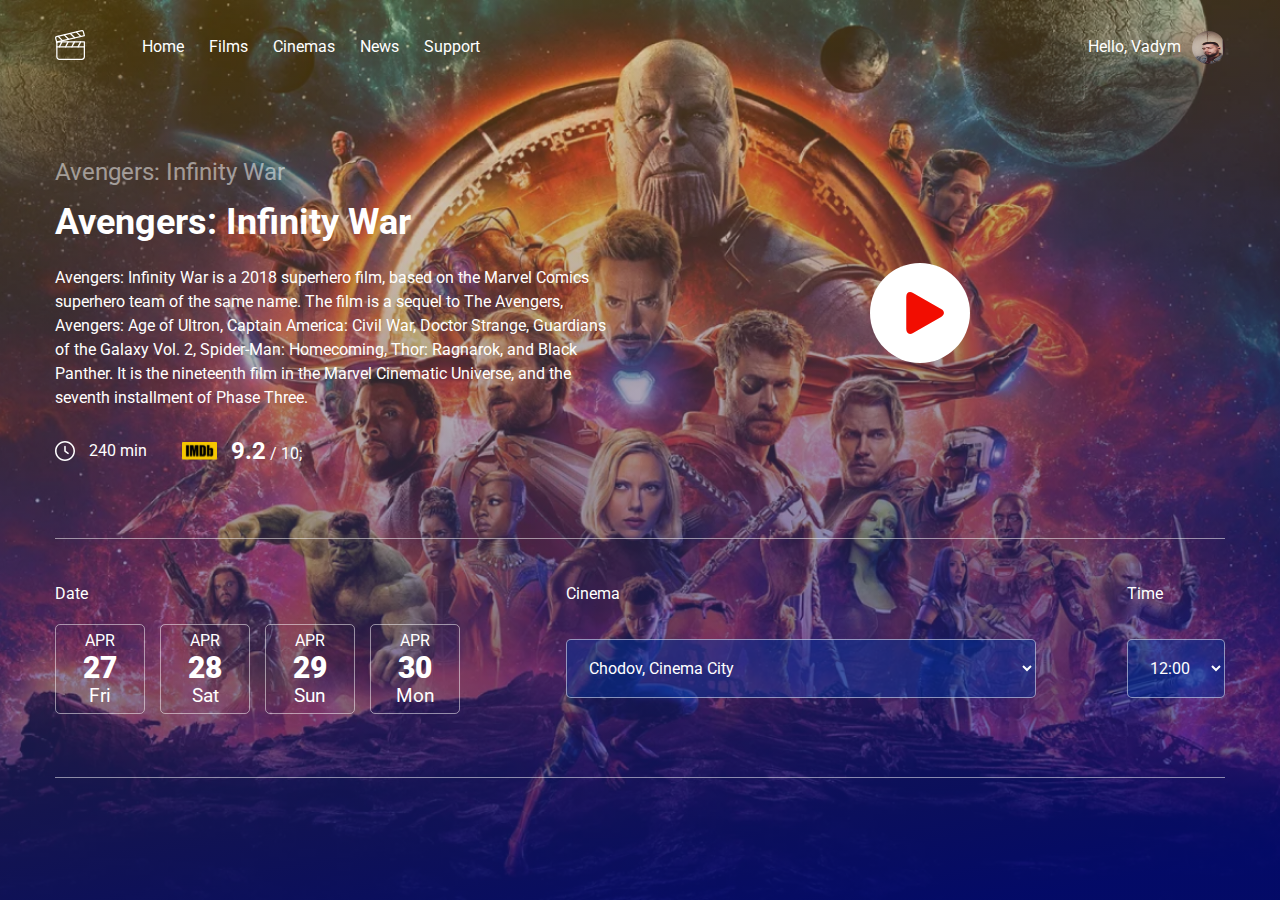
<file: index.html>
<!DOCTYPE html>
<html lang="en" dir="ltr">
  <head>
    <meta charset="utf-8">
    <meta http-equiv="X-UA-Compatible" content="IE-edge">
    <meta name="viewport" content="width-device-width, initial-scale=1.0">
    <title>Cinema</title>
    <link rel="preconnect" href="https://fonts.googleapis.com">
<link rel="preconnect" href="https://fonts.gstatic.com" crossorigin>
<link href="https://fonts.googleapis.com/css2?family=Roboto:wght@400;700&display=swap" rel="stylesheet">
    <link rel="stylesheet" href="css/normalize.css">
    <link rel="stylesheet" href="css/style.css">
</head>

  <body>

          <!--  Шапка -->
<header class = "header">
      <div class="navbar container">
        <a href="/">
          <img src="img/logo.svg" alt="Ooooops!">
        </a>
        <nav class="nav">
    <ul class="menu">
              <li class="menu-item">
                  <a href="#" class="menu-link">Home</a>
              </li>
              <li class="menu-item">
                  <a href="#" class="menu-link">Films</a>
              </li>
              <li class="menu-item">
                  <a href="#" class="menu-link">Cinemas</a>
              </li>
              <li class="menu-item">
                  <a href="#" class="menu-link">News</a>
              </li>
              <li class="menu-item">
                  <a href="#" class="menu-link">Support</a>
              </li>
    </ul>
    </nav>
    <div class="user">
      <span>Hello, Vadym</span>
      <img class="avatar" src="img/user.png" alt="Ooops">

    </div>
      </div>
      <!-- /.navbar -->
<div class="film container">
  <div class="film-info">
    <small class="film-title-small">Avengers: Infinity War</small>
    <h1 class="film-title">Avengers: Infinity War</h1>
    <p class="film-description">Avengers: Infinity War is a 2018 superhero film, based on the Marvel Comics superhero team of the same name.
      The film is a sequel to The Avengers, Avengers: Age of Ultron, Captain America: Civil War, Doctor Strange, Guardians of the Galaxy Vol. 2, Spider-Man: Homecoming, Thor: Ragnarok, and Black Panther.
      It is the nineteenth film in the Marvel Cinematic Universe, and the seventh installment of Phase Three. </p>
      <div class="film-details">
        <div class="time">
          <img src="img/clock1.svg" alt="clock" class="time-icon">
          <span class="time-counter">240 min</span>
          <!-- /.time-counter -->
        </div>
        <!-- /.time -->
        <div class="rating">
    
        </div>
        <img src="img/imdb.svg" alt="imdb logo" class="rating-icon">
        <span class="rating-counter">
          <strong class="rating-current">9.2</strong> / 10;
        </span>
        <!-- /.rating-counter -->
        <!-- /.rating -->
      </div>
      <!-- /.film-details -->
        <!-- /.film-info -->
    </div>
  
 <a href="#" class="film-trailer"><svg width="100" height="100" viewBox="0 0 100 100" fill="none" xmlns="http://www.w3.org/2000/svg">
  <circle cx="50" cy="50" r="50" fill="white"/>
  <g clip-path="url(#clip0)">
  <path d="M43.0758 30.0033C39.3071 27.8416 36.2518 29.6125 36.2518 33.9556V66.0059C36.2518 70.3533 39.3071 72.1219 43.0758 69.9623L71.0893 53.8967C74.8592 51.7342 74.8592 48.2306 71.0893 46.0686L43.0758 30.0033Z" fill="#F20D01"/>
  </g>
  <defs>
  <clipPath id="clip0">
  <rect width="41.8013" height="41.8013" fill="white" transform="translate(34.1837 29.0816)"/>
  </clipPath>
  </defs>
  </svg>
  </a>
 <!-- /.film-trailer -->

</div>
<!-- /.film -->
<div class="session container">
<div class="session-date">
<span class="session-label">Date</span>
<div class="session-date-block">
  <div class="session-date-item">
    <span class="session-month">APR</span>
    <span class="session-day">27</span>
    <span class="session-week">Fri</span>
  </div>
  <div class="session-date-item">
    <span class="session-month">APR</span>
    <span class="session-day">28</span>
    <span class="session-week">Sat</span>
  </div>
  <div class="session-date-item">
    <span class="session-month">APR</span>
    <span class="session-day">29</span>
    <span class="session-week">Sun</span>
  </div>
  <div class="session-date-item">
    <span class="session-month">APR</span>
    <span class="session-day">30</span>
    <span class="session-week">Mon</span>
  </div>
</div>
<!-- /.session-date-block -->
<!-- /.session-label -->
</div>
<!-- /.date -->
<div class="session-cinema">
<span class="session-label">Cinema</span>
<select class="select select-cinema" name="cinema">
  <option value="Chodov">Chodov, Cinema City</option>
  <option value="CineStar">Anděl, CineStar</option>
  <option value="Lucerna">Karlín, Atlas</option>
</select>
<!-- /.session-label -->
</div>
<!-- /.cinema -->
<div class="session-time">
  <span class="session-label">Time</span>
  <select class="select" name="time">
    <option value="12:00">12:00</option>
    <option value="16:30">16:30</option>
    <option value="19:00">19:00</option>
    <option value="22:00">22:00</option>
    </select>
  <!-- /.session-label -->

</div>
<!-- /.session-time -->
</div>
<!-- /.session -->
    </header>
  </body>
</html>
</file>
<file: css/style.css>
*{
  box-sizing: border-box;
}
body{
  background-color: #621402;
  font-family: 'Roboto', sans-serif;
  color: #fff;
}
.container{
  max-width: 1170px;
  margin: auto;
}
.header{
  min-height: 100vh;
  background: linear-gradient(170deg, rgba(238, 175, 2, 0.31) 0%, #050f96af 95.62%),
  url('../img/bg.png') no-repeat center top / cover;
}
.navbar{
  display: flex;
  align-items: center;
  padding-top: 30px;
  padding-bottom: 30px;
}
.menu {
  list-style-type: none;
  display: flex;
  margin: 0;
  margin-left: 17px;
}
.menu-item{
  margin-right: 25px;
}
.menu-link {
  color: white;
  text-decoration: none;
}
.user{
    margin-left: auto;
    color: white;
    display: flex;
    align-items: center;
}
.avatar{
  width: 33px;
  height: 33px;
  border-radius: 50%;
  margin-left: 11px;
}
.film{
  margin-top: 60px;
  color: white;
  display: flex;
  align-items: center;
}
.film-title-small{
  opacity: 50%;
  font-size: 24px;
  line-height: 150%;
}
.film-title{
  font-size: 36px;
  line-height: 42px;
  margin-top: 11px;
  margin-bottom: 23px;
}
.film-description{
font-size: 16px;
line-height: 150%;
max-width: 560px;
}
.film-trailer{
margin: auto;
}
.film-details{
  display: flex;
  align-items: center;
}
.time{
  display: flex;
  align-items: center;
}
.time-icon{
  margin-right: 14px;
}
.rating{
  display: flex;
  align-items: center;
  margin-left: 35px;
  margin-top: 50px;
}
.rating-icon{
  margin-right: 14px;
}
.rating-current{
  font-size: 24px;
  line-height: 150%;
}
.session{
  margin-top: 62px;
  padding-top: 46px;
  padding-bottom: 63px;
  border-top: 1px solid rgba(255, 255, 255, 0.5);
  border-bottom: 1px solid rgba(255, 255, 255, 0.5);
  display: flex;
  justify-content: space-between;
  align-items: flex-start;
}
.session-date-block{
display: flex;
}
.session-date-item{
  cursor: pointer;
  display: flex;
  flex-direction: column;
  border: 1px solid rgba(255, 255, 255, 0.5);
  border-radius: 5px;
  text-align: center;
  width: 90px;
  height: 90px;
  align-items: center;
  justify-content: center;
  margin-right: 15px;
  transition: background-color 0.2s;
}
.session-label{
  display: block;
  margin-bottom: 20px;
}
.session-month{
  font-size: 16px;
  line-height: 19px;
}
.session-day{
  font-weight: 900;
  font-size: 30px;
  line-height: 35px;
}
.session-week{
  font-size: 19px;
  line-height: 22px;
}
.session-date-item:hover{
  background-color: #fe8e05;
  color: #000000;
}
.select{
background: #04329681;
border: 1px solid rgba(255, 255, 255, 0.5);
border-radius: 5px;
color: #fff;
padding: 18px;
cursor: pointer;
margin-top: 15px;
}
.select-cinema{
  min-width: 470px;
}
</file>
